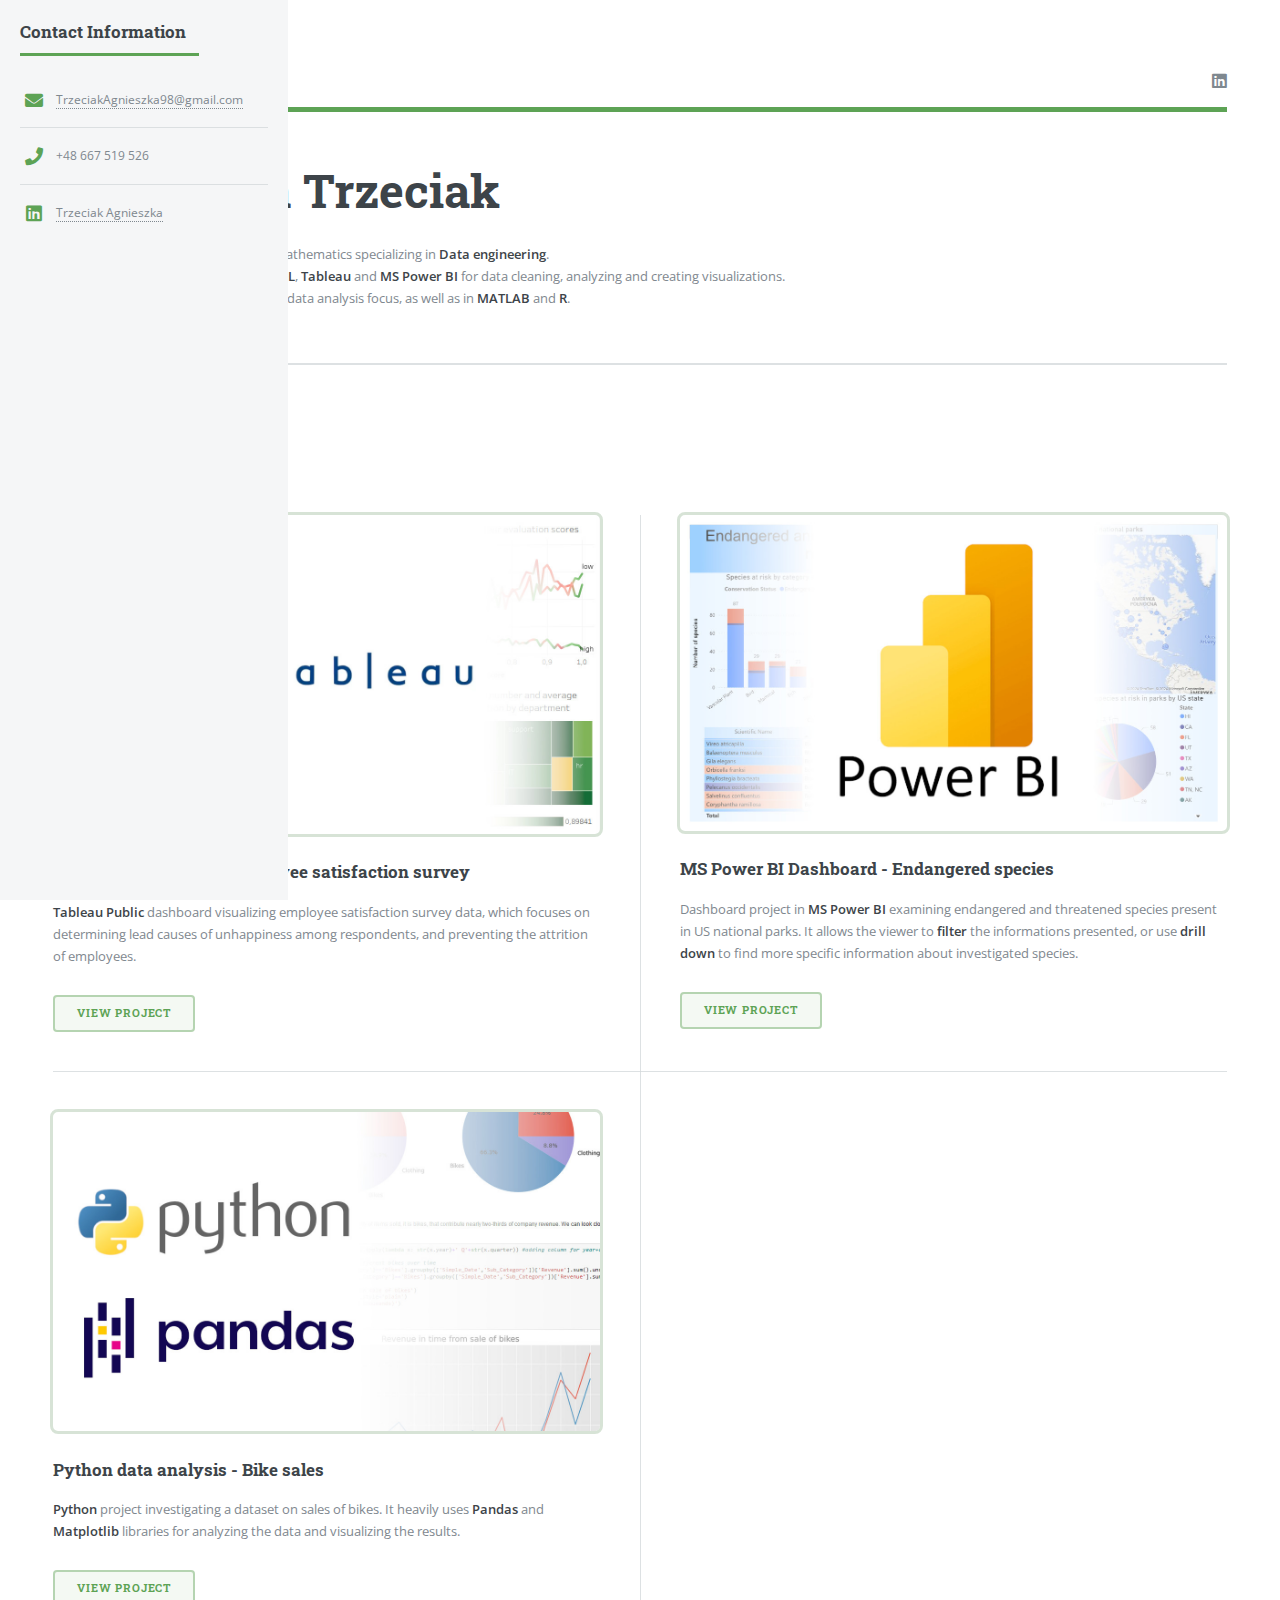
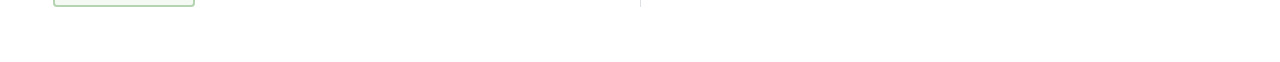
<file: index.html>
<!DOCTYPE HTML>
<!--
	Editorial by HTML5 UP
	html5up.net | @ajlkn
	Free for personal and commercial use under the CCA 3.0 license (html5up.net/license)
-->
<html>
	<head>
		<title>Agnieszka Trzeciak Portfolio</title>
		<meta charset="utf-8" />
		<meta name="viewport" content="width=device-width, initial-scale=1, user-scalable=no" />
		<link rel="stylesheet" href="assets/css/main.css" />
	</head>
	<body class="is-preload">

		<!-- Wrapper -->
			<div id="wrapper">

				<!-- Main -->
					<div id="main">
						<div class="inner">

							<!-- Header -->
								<header id="header">
									<a href="index.html" class="logo"><strong>Agnieszka Trzeciak</strong> Portfolio</a>
									<ul class="icons">
										<li><a href="https://www.linkedin.com/in/agnieszka-trzeciak-3058352b7" class="icon brands fa-linkedin"><span class="label">LinkedIn</span></a></li>
										<!--<li><a href="#" class="icon brands fa-github"><span class="label">GitHub</span></a></li>-->
									</ul>
								</header>

							<!-- Banner -->
								<section id="banner">
									<div class="content">
										<header>
											<h1>Agnieszka Trzeciak</h1>
											<!--p>Applied mathematics Master of Engineering, with specialization in Data Engineering</p-->
										</header>
										<ul>
											<li><strong>Master of Engineering</strong> in Applied mathematics specializing in <strong>Data engineering</strong>. </li>
											<li><strong>Data analyst</strong> using tools such as <strong>SQL</strong>, <strong>Tableau</strong> and <strong>MS Power BI</strong> for data cleaning, analyzing and creating visualizations.</li>
											<li>Programer in <strong>Python</strong> including with data analysis focus, as well as in <strong>MATLAB</strong> and <strong>R</strong>.</li>
										</ul>
									</div>
								</section>

							<!-- Section -->
								<section>
									<header class="major">
										<h2>Portfolio Projects</h2>
									</header>
									<div class="posts">
										<article>
											<a href="https://public.tableau.com/app/profile/agnieszka.trzeciak/viz/Book1_17163181039400/Dashboard1" class="image"><img src="images/tableau.jpg" alt="" /></a>
											<h3>Tableau Dashboard - Employee satisfaction survey</h3>
											<p><strong>Tableau Public</strong> dashboard visualizing employee satisfaction survey data, which focuses on determining lead causes of unhappiness among respondents, and preventing the attrition of employees.</p>
											<ul class="actions">
												<li><a href="https://public.tableau.com/app/profile/agnieszka.trzeciak/viz/Book1_17163181039400/Dashboard1" class="button">View project</a></li>
											</ul>
										</article>
										<article>
											<a href="/AgnieszkaTrzeciak_Portfolio.github.io/power_bi.html" class="image"><img src="images/powerbi.jpg" alt="" /></a>
											<h3>MS Power BI Dashboard - Endangered species</h3>
											<p>Dashboard project in <strong>MS Power BI</strong> examining endangered and&nbsp;threatened species present in US national parks. It allows the&nbsp;viewer to&nbsp;<strong>filter</strong> the&nbsp;informations presented, or use <strong>drill down</strong> to&nbsp;find&nbsp;more specific information about investigated species.</p>
											<ul class="actions">
												<li><a href="/AgnieszkaTrzeciak_Portfolio.github.io/power_bi.html" class="button">View project</a></li>
											</ul>
										</article>
										<article>
											<a href="https://github.com/Agnieszka-Trzeciak/Portfolio_Projects/blob/main/Bike_Sales.ipynb" class="image"><img src="images/pandas.jpg" alt="" /></a>
											<h3>Python data analysis - Bike sales</h3>
											<p><strong>Python</strong> project investigating a dataset on sales of bikes. It heavily uses <strong>Pandas</strong> and <strong>Matplotlib</strong> libraries for analyzing the data and visualizing the results.</p>
											<ul class="actions">
												<li><a href="https://github.com/Agnieszka-Trzeciak/Portfolio_Projects/blob/main/Bike_Sales.ipynb" class="button">View project</a></li>
											</ul>
										</article>
										<article>
											<!--<a href="#" class="image"><img src="images/FILE.jpg" alt="" /></a>
											<h3>Sed etiam facilis</h3>
											<p>Aenean ornare velit lacus, ac varius enim lorem ullamcorper dolore. Proin aliquam facilisis ante interdum. Sed nulla amet lorem feugiat tempus aliquam.</p>
											<ul class="actions">
												<li><a href="#" class="button">View project</a></li>
											</ul>-->
										</article>

									</div>
								</section>

						</div>
					</div>

				<!-- Sidebar -->
					<div id="sidebar">
						<div class="inner">


							<!-- Menu 
								<nav id="menu">
									<header class="major">
										<h2>Menu</h2>
									</header>
									<ul>
										<li><a href="index.html">Homepage</a></li>
										<li><a href="generic.html">Generic</a></li>
										<li><a href="elements.html">Elements</a></li>
										<li>
											<span class="opener">Submenu</span>
											<ul>
												<li><a href="#">Lorem Dolor</a></li>
												<li><a href="#">Ipsum Adipiscing</a></li>
												<li><a href="#">Tempus Magna</a></li>
												<li><a href="#">Feugiat Veroeros</a></li>
											</ul>
										</li>
										<li><a href="#">Etiam Dolore</a></li>
										<li><a href="#">Adipiscing</a></li>
										<li>
											<span class="opener">Another Submenu</span>
											<ul>
												<li><a href="#">Lorem Dolor</a></li>
												<li><a href="#">Ipsum Adipiscing</a></li>
												<li><a href="#">Tempus Magna</a></li>
												<li><a href="#">Feugiat Veroeros</a></li>
											</ul>
										</li>
										<li><a href="#">Maximus Erat</a></li>
										<li><a href="#">Sapien Mauris</a></li>
										<li><a href="#">Amet Lacinia</a></li>
									</ul>
								</nav> -->

							
							<!-- Section -->
								<section>
									<header class="major">
										<h2>Contact Information</h2>
									</header>
									
									<ul class="contact">
										<li class="icon solid fa-envelope"><a href="mailto:TrzeciakAgnieszka98@gmail.com">TrzeciakAgnieszka98@gmail.com</a></li>
										<li class="icon solid fa-phone">+48 667 519 526</li>
										<li class="icon brands fa-linkedin"><a href="https://www.linkedin.com/in/agnieszka-trzeciak-3058352b7">Trzeciak Agnieszka</a>	</li>
										<!--<li class="icon solid fa-home">1234 Somewhere Road #8254<br /> 
										Nashville, TN 00000-0000</li>-->
									</ul>
								</section>

							<!-- Footer 
								<footer id="footer">
									<p class="copyright">&copy; Untitled. All rights reserved. Demo Images: <a href="https://unsplash.com">Unsplash</a>. Design: <a href="https://html5up.net">HTML5 UP</a>.</p>
								</footer>-->

						</div>
					</div>

			</div>

		<!-- Scripts -->
			<script src="assets/js/jquery.min.js"></script>
			<script src="assets/js/browser.min.js"></script>
			<script src="assets/js/breakpoints.min.js"></script>
			<script src="assets/js/util.js"></script>
			<script src="assets/js/main.js"></script>

	</body>
</html>
</file>
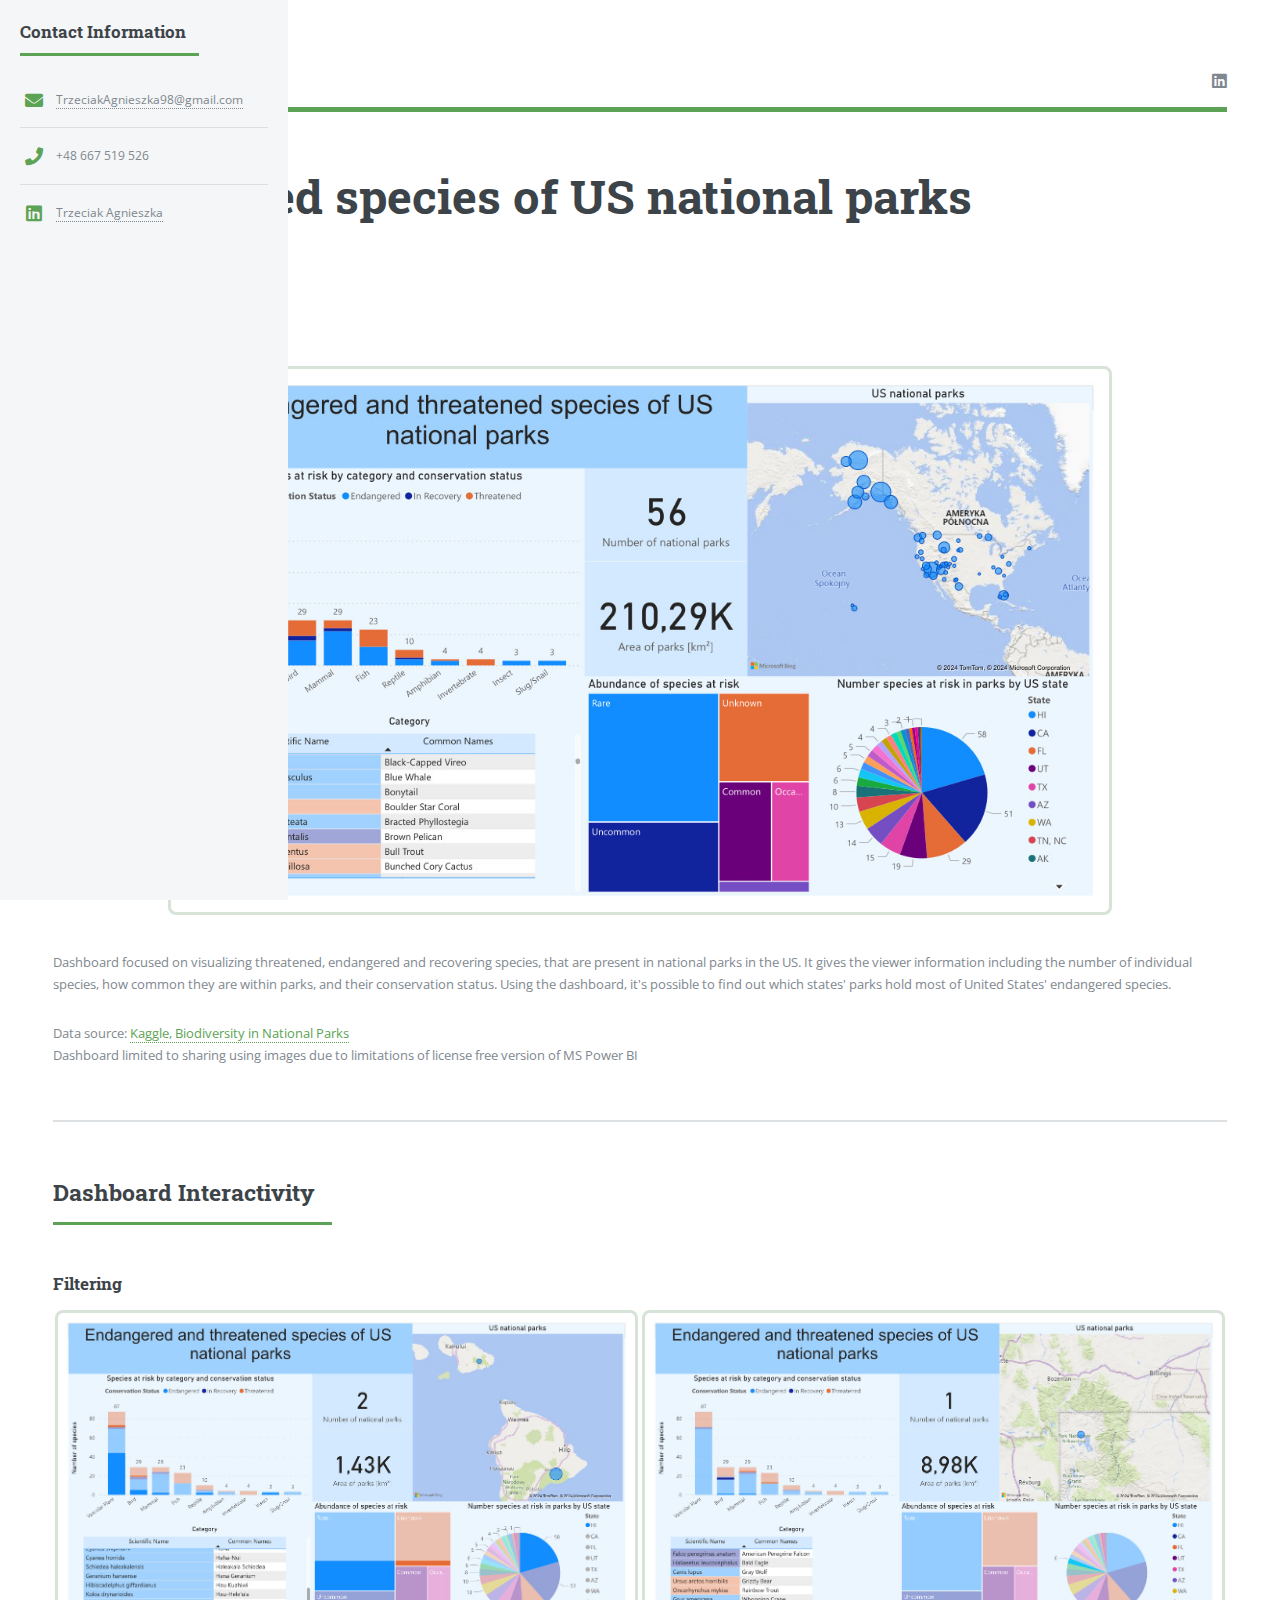
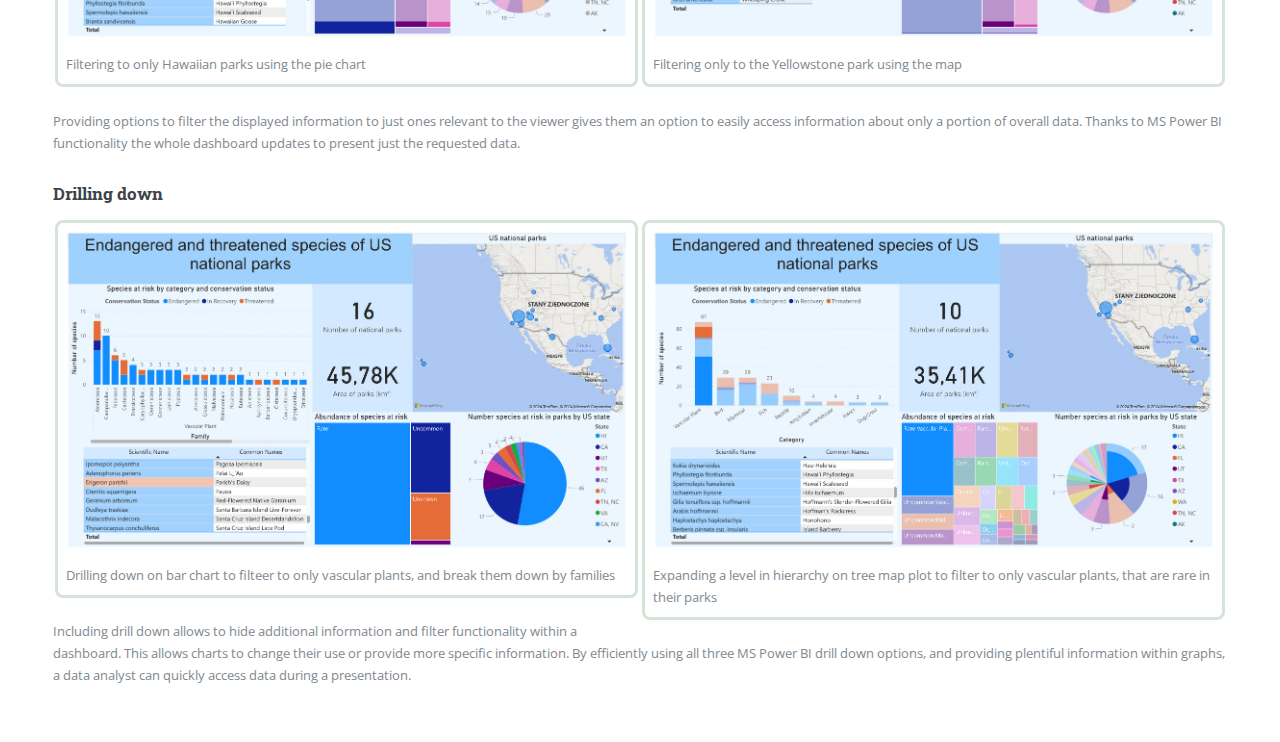
<file: power_bi.html>
<!DOCTYPE HTML>
<!--
	Editorial by HTML5 UP
	html5up.net | @ajlkn
	Free for personal and commercial use under the CCA 3.0 license (html5up.net/license)
-->
<html>
	<head>
		<title>Power BI - Endangered species</title>
		<meta charset="utf-8" />
		<meta name="viewport" content="width=device-width, initial-scale=1, user-scalable=no" />
		<link rel="stylesheet" href="assets/css/main.css" />
	</head>
	<body class="is-preload">

		<!-- Wrapper -->
			<div id="wrapper">

				<!-- Main -->
					<div id="main">
						<div class="inner">

							<!-- Header -->
							<header id="header">
								<a href="index.html" class="logo"><strong>Agnieszka Trzeciak</strong> Portfolio</a>
								<ul class="icons">
									<li><a href="https://www.linkedin.com/in/agnieszka-trzeciak-3058352b7" class="icon brands fa-linkedin"><span class="label">LinkedIn</span></a></li>
									<!--<li><a href="#" class="icon brands fa-github"><span class="label">GitHub</span></a></li>-->
								</ul>
							</header>

							<!-- Content -->
								<section>
									<header class="main">
										<h1>Endangered species of US national parks</h1>
									</header>

									<header class="major">
										<h2>Project Overwiev</h2>
									</header>

									<span class="image main"><img src="images/power_bi/parks.jpg" alt="" /></span>

									<p>Dashboard focused on visualizing threatened, endangered and recovering species, that are present in national parks in the US. It gives the viewer information including the	number of individual species, how common they are within parks, and their conservation status. Using the dashboard, it's possible to find out which states' parks hold most of United States' endangered species.</p>
									<p>Data source: <a href="https://www.kaggle.com/datasets/nationalparkservice/park-biodiversity">Kaggle, Biodiversity in National Parks</a><br>
									Dashboard limited to sharing using images due to limitations of license free version of MS Power BI</p>
								</section>

								<section>
									<header class="major">
										<h2>Dashboard Interactivity</h2>
									</header>
									<header>
										<h3>Filtering</h3>
									</header>

								<div style="width: 100%;">
									<div style="float:left; width: 50%">
										<figure style="padding-left:5px;padding-right:5px;">
											<span class="image fit"><img src="images/power_bi/parks_filter.jpg" alt="" />
											<figcaption style="padding: 8px;">Filtering to only Hawaiian parks using the pie chart</figcaption></span>
										</figure>
																											
								</div>
									<div style="float:right; width: 50%">
										<figure style="padding-left:5px;padding-right:5px;">
											<span class="image fit"><img src="images/power_bi/parks_yellowstone.jpg" alt="" />
											<figcaption style="padding: 8px;">Filtering only to the Yellowstone park using the map</figcaption></span>
										</figure>
									</div>
								 </div>

								<p>Providing options to filter the displayed information to just ones relevant to the viewer gives them an option to easily access information about only a portion of overall data. Thanks to MS Power BI functionality the whole dashboard updates to present just the requested data.</p>

								<header>
									<h3>Drilling down</h3>
								</header>
								<div style="width: 100%;">
									<div style="float:left; width: 50%">
										<figure style="padding-left:5px;padding-right:5px;">
											<span class="image fit"><img src="images/power_bi/parks_drilldown.jpg" alt="" />
											<figcaption style="padding: 8px;">Drilling down on bar chart to filteer to only vascular plants, and break them down by families</figcaption></span>
										</figure>
																											
								</div>
									<div style="float:right; width: 50%">
										<figure style="padding-left:5px;padding-right:5px;">
											<span class="image fit"><img src="images/power_bi/parks_rareplants.jpg" alt="" />
											<figcaption style="padding: 8px;">Expanding a level in hierarchy on tree map plot to filter to only vascular plants, that are rare in their parks</figcaption></span>
										</figure>
									</div>
								 </div>

								 <p>Including drill down allows to hide additional information and filter functionality within a dashboard. This allows charts to change their use or provide more specific information.
									By efficiently using all three MS Power BI drill down options, and providing plentiful information within graphs, a data analyst can&nbsp;quickly access data during a presentation.
								 </p> 
								 </section>

								
								
						</div>
					</div>

				<!-- Sidebar -->
					<div id="sidebar">
						<div class="inner">

							<!-- Search 
								<section id="search" class="alt">
									<form method="post" action="#">
										<input type="text" name="query" id="query" placeholder="Search" />
									</form>
								</section>

							 Menu 
								<nav id="menu">
									<header class="major">
										<h2>Menu</h2>
									</header>
									<ul>
										<li><a href="index.html">Homepage</a></li>
										<li><a href="generic.html">Generic</a></li>
										<li><a href="elements.html">Elements</a></li>
										<li>
											<span class="opener">Submenu</span>
											<ul>
												<li><a href="#">Lorem Dolor</a></li>
												<li><a href="#">Ipsum Adipiscing</a></li>
												<li><a href="#">Tempus Magna</a></li>
												<li><a href="#">Feugiat Veroeros</a></li>
											</ul>
										</li>
										<li><a href="#">Etiam Dolore</a></li>
										<li><a href="#">Adipiscing</a></li>
										<li>
											<span class="opener">Another Submenu</span>
											<ul>
												<li><a href="#">Lorem Dolor</a></li>
												<li><a href="#">Ipsum Adipiscing</a></li>
												<li><a href="#">Tempus Magna</a></li>
												<li><a href="#">Feugiat Veroeros</a></li>
											</ul>
										</li>
										<li><a href="#">Maximus Erat</a></li>
										<li><a href="#">Sapien Mauris</a></li>
										<li><a href="#">Amet Lacinia</a></li>
									</ul>
								</nav>

							
								<section>
									<header class="major">
										<h2>Ante interdum</h2>
									</header>
									<div class="mini-posts">
										<article>
											<a href="#" class="image"><img src="images/pic07.jpg" alt="" /></a>
											<p>Aenean ornare velit lacus, ac varius enim lorem ullamcorper dolore aliquam.</p>
										</article>
										<article>
											<a href="#" class="image"><img src="images/pic08.jpg" alt="" /></a>
											<p>Aenean ornare velit lacus, ac varius enim lorem ullamcorper dolore aliquam.</p>
										</article>
										<article>
											<a href="#" class="image"><img src="images/pic09.jpg" alt="" /></a>
											<p>Aenean ornare velit lacus, ac varius enim lorem ullamcorper dolore aliquam.</p>
										</article>
									</div>
									<ul class="actions">
										<li><a href="#" class="button">More</a></li>
									</ul>
								</section>-->

							<!-- Section -->
							<section>
								<header class="major">
									<h2>Contact Information</h2>
								</header>
								
								<ul class="contact">
									<li class="icon solid fa-envelope"><a href="mailto:TrzeciakAgnieszka98@gmail.com">TrzeciakAgnieszka98@gmail.com</a></li>
									<li class="icon solid fa-phone">+48 667 519 526</li>
									<li class="icon brands fa-linkedin"><a href="https://www.linkedin.com/in/agnieszka-trzeciak-3058352b7">Trzeciak Agnieszka</a>	</li>
									<!--<li class="icon solid fa-home">1234 Somewhere Road #8254<br /> 
									Nashville, TN 00000-0000</li>-->
								</ul>
							</section>

							<!-- Footer 
								<footer id="footer">
									<p class="copyright">&copy; Untitled. All rights reserved. Demo Images: <a href="https://unsplash.com">Unsplash</a>. Design: <a href="https://html5up.net">HTML5 UP</a>.</p>
								</footer>-->

						</div>
					</div>

			</div>

		<!-- Scripts -->
			<script src="assets/js/jquery.min.js"></script>
			<script src="assets/js/browser.min.js"></script>
			<script src="assets/js/breakpoints.min.js"></script>
			<script src="assets/js/util.js"></script>
			<script src="assets/js/main.js"></script>

	</body>
</html>
</file>
<file: assets/css/main.css>
@import url(fontawesome-all.min.css);
@import url("https://fonts.googleapis.com/css?family=Open+Sans:400,600,400italic,600italic|Roboto+Slab:400,700");
/*
	Editorial by HTML5 UP
	html5up.net | @ajlkn
	Free for personal and commercial use under the CCA 3.0 license (html5up.net/license)
*/
html, body, div, span, applet, object,
iframe, h1, h2, h3, h4, h5, h6, p, blockquote,
pre, a, abbr, acronym, address, big, cite,
code, del, dfn, em, img, ins, kbd, q, s, samp,
small, strike, strong, sub, sup, tt, var, b,
u, i, center, dl, dt, dd, ol, ul, li, fieldset,
form, label, legend, table, caption, tbody,
tfoot, thead, tr, th, td, article, aside,
canvas, details, embed, figure, figcaption,
footer, header, hgroup, menu, nav, output, ruby,
section, summary, time, mark, audio, video {
  margin: 0;
  padding: 0;
  border: 0;
  font-size: 100%;
  font: inherit;
  vertical-align: baseline; }

article, aside, details, figcaption, figure,
footer, header, hgroup, menu, nav, section {
  display: block; }

body {
  line-height: 1; }

ol, ul {
  list-style: none; }

blockquote, q {
  quotes: none; }
  blockquote:before, blockquote:after, q:before, q:after {
    content: '';
    content: none; }

table {
  border-collapse: collapse;
  border-spacing: 0; }

body {
  -webkit-text-size-adjust: none; }

mark {
  background-color: transparent;
  color: inherit; }

input::-moz-focus-inner {
  border: 0;
  padding: 0; }

input, select, textarea {
  -moz-appearance: none;
  -webkit-appearance: none;
  -ms-appearance: none;
  appearance: none; }

/* Basic */
@-ms-viewport {
  width: device-width; }

body {
  -ms-overflow-style: scrollbar; }

@media screen and (max-width: 480px) {
  html, body {
    min-width: 320px; } }

html {
  box-sizing: border-box; }

*, *:before, *:after {
  box-sizing: inherit; }

body {
  background: #ffffff; }
  body.is-preload *, body.is-preload *:before, body.is-preload *:after, body.is-resizing *, body.is-resizing *:before, body.is-resizing *:after {
    -moz-animation: none !important;
    -webkit-animation: none !important;
    -ms-animation: none !important;
    animation: none !important;
    -moz-transition: none !important;
    -webkit-transition: none !important;
    -ms-transition: none !important;
    transition: none !important; }

/* Type */
body, input, select, textarea {
  color: #7f888f;
  font-family: "Open Sans", sans-serif;
  font-size: 13pt;
  font-weight: 400;
  line-height: 1.65; }
  @media screen and (max-width: 1680px) {
    body, input, select, textarea {
      font-size: 11pt; } }
  @media screen and (max-width: 1280px) {
    body, input, select, textarea {
      font-size: 10pt; } }
  @media screen and (max-width: 360px) {
    body, input, select, textarea {
      font-size: 9pt; } }

a {
  -moz-transition: color 0.2s ease-in-out, border-bottom-color 0.2s ease-in-out;
  -webkit-transition: color 0.2s ease-in-out, border-bottom-color 0.2s ease-in-out;
  -ms-transition: color 0.2s ease-in-out, border-bottom-color 0.2s ease-in-out;
  transition: color 0.2s ease-in-out, border-bottom-color 0.2s ease-in-out;
  border-bottom: dotted 1px;
  color: #5da355;
  text-decoration: none; }
  a:hover {
    border-bottom-color: #5da355;
    color: #5da355 !important; }
    a:hover strong {
      color: inherit; }

strong, b {
  color: #3d4449;
  font-weight: 600; }

em, i {
  font-style: italic; }

p {
  margin: 0 0 2em 0; }

h1, h2, h3, h4, h5, h6 {
  color: #3d4449;
  font-family: "Roboto Slab", serif;
  font-weight: 700;
  line-height: 1.5;
  margin: 0 0 1em 0; }
  h1 a, h2 a, h3 a, h4 a, h5 a, h6 a {
    color: inherit;
    text-decoration: none;
    border-bottom: 0; }

h1 {
  font-size: 4em;
  margin: 0 0 0.5em 0;
  line-height: 1.3; }

h2 {
  font-size: 1.75em; }

h3 {
  font-size: 1.25em; }

h4 {
  font-size: 1.1em; }

h5 {
  font-size: 0.9em; }

h6 {
  font-size: 0.7em; }

@media screen and (max-width: 1680px) {
  h1 {
    font-size: 3.5em; } }

@media screen and (max-width: 980px) {
  h1 {
    font-size: 3.25em; } }

@media screen and (max-width: 736px) {
  h1 {
    font-size: 2em;
    line-height: 1.4; }
  h2 {
    font-size: 1.5em; } }

sub {
  font-size: 0.8em;
  position: relative;
  top: 0.5em; }

sup {
  font-size: 0.8em;
  position: relative;
  top: -0.5em; }

blockquote {
  border-left: solid 3px rgba(210, 215, 217, 0.75);
  font-style: italic;
  margin: 0 0 2em 0;
  padding: 0.5em 0 0.5em 2em; }

code {
  background: rgba(230, 235, 237, 0.25);
  border-radius: 0.375em;
  border: solid 1px rgba(210, 215, 217, 0.75);
  font-family: "Courier New", monospace;
  font-size: 0.9em;
  margin: 0 0.25em;
  padding: 0.25em 0.65em; }

pre {
  -webkit-overflow-scrolling: touch;
  font-family: "Courier New", monospace;
  font-size: 0.9em;
  margin: 0 0 2em 0; }
  pre code {
    display: block;
    line-height: 1.75;
    padding: 1em 1.5em;
    overflow-x: auto; }

hr {
  border: 0;
  border-bottom: solid 1px rgba(210, 215, 217, 0.75);
  margin: 2em 0; }
  hr.major {
    margin: 3em 0; }

.align-left {
  text-align: left; }

.align-center {
  text-align: center; }

.align-right {
  text-align: right; }

/* Row */
.row {
  display: flex;
  flex-wrap: wrap;
  box-sizing: border-box;
  align-items: stretch; }
  .row > * {
    box-sizing: border-box; }
  .row.gtr-uniform > * > :last-child {
    margin-bottom: 0; }
  .row.aln-left {
    justify-content: flex-start; }
  .row.aln-center {
    justify-content: center; }
  .row.aln-right {
    justify-content: flex-end; }
  .row.aln-top {
    align-items: flex-start; }
  .row.aln-middle {
    align-items: center; }
  .row.aln-bottom {
    align-items: flex-end; }
  .row > .imp {
    order: -1; }
  .row > .col-1 {
    width: 8.33333%; }
  .row > .off-1 {
    margin-left: 8.33333%; }
  .row > .col-2 {
    width: 16.66667%; }
  .row > .off-2 {
    margin-left: 16.66667%; }
  .row > .col-3 {
    width: 25%; }
  .row > .off-3 {
    margin-left: 25%; }
  .row > .col-4 {
    width: 33.33333%; }
  .row > .off-4 {
    margin-left: 33.33333%; }
  .row > .col-5 {
    width: 41.66667%; }
  .row > .off-5 {
    margin-left: 41.66667%; }
  .row > .col-6 {
    width: 50%; }
  .row > .off-6 {
    margin-left: 50%; }
  .row > .col-7 {
    width: 58.33333%; }
  .row > .off-7 {
    margin-left: 58.33333%; }
  .row > .col-8 {
    width: 66.66667%; }
  .row > .off-8 {
    margin-left: 66.66667%; }
  .row > .col-9 {
    width: 75%; }
  .row > .off-9 {
    margin-left: 75%; }
  .row > .col-10 {
    width: 83.33333%; }
  .row > .off-10 {
    margin-left: 83.33333%; }
  .row > .col-11 {
    width: 91.66667%; }
  .row > .off-11 {
    margin-left: 91.66667%; }
  .row > .col-12 {
    width: 100%; }
  .row > .off-12 {
    margin-left: 100%; }
  .row.gtr-0 {
    margin-top: 0;
    margin-left: 0em; }
    .row.gtr-0 > * {
      padding: 0 0 0 0em; }
    .row.gtr-0.gtr-uniform {
      margin-top: 0em; }
      .row.gtr-0.gtr-uniform > * {
        padding-top: 0em; }
  .row.gtr-25 {
    margin-top: 0;
    margin-left: -0.375em; }
    .row.gtr-25 > * {
      padding: 0 0 0 0.375em; }
    .row.gtr-25.gtr-uniform {
      margin-top: -0.375em; }
      .row.gtr-25.gtr-uniform > * {
        padding-top: 0.375em; }
  .row.gtr-50 {
    margin-top: 0;
    margin-left: -0.75em; }
    .row.gtr-50 > * {
      padding: 0 0 0 0.75em; }
    .row.gtr-50.gtr-uniform {
      margin-top: -0.75em; }
      .row.gtr-50.gtr-uniform > * {
        padding-top: 0.75em; }
  .row {
    margin-top: 0;
    margin-left: -1.5em; }
    .row > * {
      padding: 0 0 0 1.5em; }
    .row.gtr-uniform {
      margin-top: -1.5em; }
      .row.gtr-uniform > * {
        padding-top: 1.5em; }
  .row.gtr-150 {
    margin-top: 0;
    margin-left: -2.25em; }
    .row.gtr-150 > * {
      padding: 0 0 0 2.25em; }
    .row.gtr-150.gtr-uniform {
      margin-top: -2.25em; }
      .row.gtr-150.gtr-uniform > * {
        padding-top: 2.25em; }
  .row.gtr-200 {
    margin-top: 0;
    margin-left: -3em; }
    .row.gtr-200 > * {
      padding: 0 0 0 3em; }
    .row.gtr-200.gtr-uniform {
      margin-top: -3em; }
      .row.gtr-200.gtr-uniform > * {
        padding-top: 3em; }
  @media screen and (max-width: 1680px) {
    .row {
      display: flex;
      flex-wrap: wrap;
      box-sizing: border-box;
      align-items: stretch; }
      .row > * {
        box-sizing: border-box; }
      .row.gtr-uniform > * > :last-child {
        margin-bottom: 0; }
      .row.aln-left {
        justify-content: flex-start; }
      .row.aln-center {
        justify-content: center; }
      .row.aln-right {
        justify-content: flex-end; }
      .row.aln-top {
        align-items: flex-start; }
      .row.aln-middle {
        align-items: center; }
      .row.aln-bottom {
        align-items: flex-end; }
      .row > .imp-xlarge {
        order: -1; }
      .row > .col-1-xlarge {
        width: 8.33333%; }
      .row > .off-1-xlarge {
        margin-left: 8.33333%; }
      .row > .col-2-xlarge {
        width: 16.66667%; }
      .row > .off-2-xlarge {
        margin-left: 16.66667%; }
      .row > .col-3-xlarge {
        width: 25%; }
      .row > .off-3-xlarge {
        margin-left: 25%; }
      .row > .col-4-xlarge {
        width: 33.33333%; }
      .row > .off-4-xlarge {
        margin-left: 33.33333%; }
      .row > .col-5-xlarge {
        width: 41.66667%; }
      .row > .off-5-xlarge {
        margin-left: 41.66667%; }
      .row > .col-6-xlarge {
        width: 50%; }
      .row > .off-6-xlarge {
        margin-left: 50%; }
      .row > .col-7-xlarge {
        width: 58.33333%; }
      .row > .off-7-xlarge {
        margin-left: 58.33333%; }
      .row > .col-8-xlarge {
        width: 66.66667%; }
      .row > .off-8-xlarge {
        margin-left: 66.66667%; }
      .row > .col-9-xlarge {
        width: 75%; }
      .row > .off-9-xlarge {
        margin-left: 75%; }
      .row > .col-10-xlarge {
        width: 83.33333%; }
      .row > .off-10-xlarge {
        margin-left: 83.33333%; }
      .row > .col-11-xlarge {
        width: 91.66667%; }
      .row > .off-11-xlarge {
        margin-left: 91.66667%; }
      .row > .col-12-xlarge {
        width: 100%; }
      .row > .off-12-xlarge {
        margin-left: 100%; }
      .row.gtr-0 {
        margin-top: 0;
        margin-left: 0em; }
        .row.gtr-0 > * {
          padding: 0 0 0 0em; }
        .row.gtr-0.gtr-uniform {
          margin-top: 0em; }
          .row.gtr-0.gtr-uniform > * {
            padding-top: 0em; }
      .row.gtr-25 {
        margin-top: 0;
        margin-left: -0.375em; }
        .row.gtr-25 > * {
          padding: 0 0 0 0.375em; }
        .row.gtr-25.gtr-uniform {
          margin-top: -0.375em; }
          .row.gtr-25.gtr-uniform > * {
            padding-top: 0.375em; }
      .row.gtr-50 {
        margin-top: 0;
        margin-left: -0.75em; }
        .row.gtr-50 > * {
          padding: 0 0 0 0.75em; }
        .row.gtr-50.gtr-uniform {
          margin-top: -0.75em; }
          .row.gtr-50.gtr-uniform > * {
            padding-top: 0.75em; }
      .row {
        margin-top: 0;
        margin-left: -1.5em; }
        .row > * {
          padding: 0 0 0 1.5em; }
        .row.gtr-uniform {
          margin-top: -1.5em; }
          .row.gtr-uniform > * {
            padding-top: 1.5em; }
      .row.gtr-150 {
        margin-top: 0;
        margin-left: -2.25em; }
        .row.gtr-150 > * {
          padding: 0 0 0 2.25em; }
        .row.gtr-150.gtr-uniform {
          margin-top: -2.25em; }
          .row.gtr-150.gtr-uniform > * {
            padding-top: 2.25em; }
      .row.gtr-200 {
        margin-top: 0;
        margin-left: -3em; }
        .row.gtr-200 > * {
          padding: 0 0 0 3em; }
        .row.gtr-200.gtr-uniform {
          margin-top: -3em; }
          .row.gtr-200.gtr-uniform > * {
            padding-top: 3em; } }
  @media screen and (max-width: 1280px) {
    .row {
      display: flex;
      flex-wrap: wrap;
      box-sizing: border-box;
      align-items: stretch; }
      .row > * {
        box-sizing: border-box; }
      .row.gtr-uniform > * > :last-child {
        margin-bottom: 0; }
      .row.aln-left {
        justify-content: flex-start; }
      .row.aln-center {
        justify-content: center; }
      .row.aln-right {
        justify-content: flex-end; }
      .row.aln-top {
        align-items: flex-start; }
      .row.aln-middle {
        align-items: center; }
      .row.aln-bottom {
        align-items: flex-end; }
      .row > .imp-large {
        order: -1; }
      .row > .col-1-large {
        width: 8.33333%; }
      .row > .off-1-large {
        margin-left: 8.33333%; }
      .row > .col-2-large {
        width: 16.66667%; }
      .row > .off-2-large {
        margin-left: 16.66667%; }
      .row > .col-3-large {
        width: 25%; }
      .row > .off-3-large {
        margin-left: 25%; }
      .row > .col-4-large {
        width: 33.33333%; }
      .row > .off-4-large {
        margin-left: 33.33333%; }
      .row > .col-5-large {
        width: 41.66667%; }
      .row > .off-5-large {
        margin-left: 41.66667%; }
      .row > .col-6-large {
        width: 50%; }
      .row > .off-6-large {
        margin-left: 50%; }
      .row > .col-7-large {
        width: 58.33333%; }
      .row > .off-7-large {
        margin-left: 58.33333%; }
      .row > .col-8-large {
        width: 66.66667%; }
      .row > .off-8-large {
        margin-left: 66.66667%; }
      .row > .col-9-large {
        width: 75%; }
      .row > .off-9-large {
        margin-left: 75%; }
      .row > .col-10-large {
        width: 83.33333%; }
      .row > .off-10-large {
        margin-left: 83.33333%; }
      .row > .col-11-large {
        width: 91.66667%; }
      .row > .off-11-large {
        margin-left: 91.66667%; }
      .row > .col-12-large {
        width: 100%; }
      .row > .off-12-large {
        margin-left: 100%; }
      .row.gtr-0 {
        margin-top: 0;
        margin-left: 0em; }
        .row.gtr-0 > * {
          padding: 0 0 0 0em; }
        .row.gtr-0.gtr-uniform {
          margin-top: 0em; }
          .row.gtr-0.gtr-uniform > * {
            padding-top: 0em; }
      .row.gtr-25 {
        margin-top: 0;
        margin-left: -0.375em; }
        .row.gtr-25 > * {
          padding: 0 0 0 0.375em; }
        .row.gtr-25.gtr-uniform {
          margin-top: -0.375em; }
          .row.gtr-25.gtr-uniform > * {
            padding-top: 0.375em; }
      .row.gtr-50 {
        margin-top: 0;
        margin-left: -0.75em; }
        .row.gtr-50 > * {
          padding: 0 0 0 0.75em; }
        .row.gtr-50.gtr-uniform {
          margin-top: -0.75em; }
          .row.gtr-50.gtr-uniform > * {
            padding-top: 0.75em; }
      .row {
        margin-top: 0;
        margin-left: -1.5em; }
        .row > * {
          padding: 0 0 0 1.5em; }
        .row.gtr-uniform {
          margin-top: -1.5em; }
          .row.gtr-uniform > * {
            padding-top: 1.5em; }
      .row.gtr-150 {
        margin-top: 0;
        margin-left: -2.25em; }
        .row.gtr-150 > * {
          padding: 0 0 0 2.25em; }
        .row.gtr-150.gtr-uniform {
          margin-top: -2.25em; }
          .row.gtr-150.gtr-uniform > * {
            padding-top: 2.25em; }
      .row.gtr-200 {
        margin-top: 0;
        margin-left: -3em; }
        .row.gtr-200 > * {
          padding: 0 0 0 3em; }
        .row.gtr-200.gtr-uniform {
          margin-top: -3em; }
          .row.gtr-200.gtr-uniform > * {
            padding-top: 3em; } }
  @media screen and (max-width: 980px) {
    .row {
      display: flex;
      flex-wrap: wrap;
      box-sizing: border-box;
      align-items: stretch; }
      .row > * {
        box-sizing: border-box; }
      .row.gtr-uniform > * > :last-child {
        margin-bottom: 0; }
      .row.aln-left {
        justify-content: flex-start; }
      .row.aln-center {
        justify-content: center; }
      .row.aln-right {
        justify-content: flex-end; }
      .row.aln-top {
        align-items: flex-start; }
      .row.aln-middle {
        align-items: center; }
      .row.aln-bottom {
        align-items: flex-end; }
      .row > .imp-medium {
        order: -1; }
      .row > .col-1-medium {
        width: 8.33333%; }
      .row > .off-1-medium {
        margin-left: 8.33333%; }
      .row > .col-2-medium {
        width: 16.66667%; }
      .row > .off-2-medium {
        margin-left: 16.66667%; }
      .row > .col-3-medium {
        width: 25%; }
      .row > .off-3-medium {
        margin-left: 25%; }
      .row > .col-4-medium {
        width: 33.33333%; }
      .row > .off-4-medium {
        margin-left: 33.33333%; }
      .row > .col-5-medium {
        width: 41.66667%; }
      .row > .off-5-medium {
        margin-left: 41.66667%; }
      .row > .col-6-medium {
        width: 50%; }
      .row > .off-6-medium {
        margin-left: 50%; }
      .row > .col-7-medium {
        width: 58.33333%; }
      .row > .off-7-medium {
        margin-left: 58.33333%; }
      .row > .col-8-medium {
        width: 66.66667%; }
      .row > .off-8-medium {
        margin-left: 66.66667%; }
      .row > .col-9-medium {
        width: 75%; }
      .row > .off-9-medium {
        margin-left: 75%; }
      .row > .col-10-medium {
        width: 83.33333%; }
      .row > .off-10-medium {
        margin-left: 83.33333%; }
      .row > .col-11-medium {
        width: 91.66667%; }
      .row > .off-11-medium {
        margin-left: 91.66667%; }
      .row > .col-12-medium {
        width: 100%; }
      .row > .off-12-medium {
        margin-left: 100%; }
      .row.gtr-0 {
        margin-top: 0;
        margin-left: 0em; }
        .row.gtr-0 > * {
          padding: 0 0 0 0em; }
        .row.gtr-0.gtr-uniform {
          margin-top: 0em; }
          .row.gtr-0.gtr-uniform > * {
            padding-top: 0em; }
      .row.gtr-25 {
        margin-top: 0;
        margin-left: -0.375em; }
        .row.gtr-25 > * {
          padding: 0 0 0 0.375em; }
        .row.gtr-25.gtr-uniform {
          margin-top: -0.375em; }
          .row.gtr-25.gtr-uniform > * {
            padding-top: 0.375em; }
      .row.gtr-50 {
        margin-top: 0;
        margin-left: -0.75em; }
        .row.gtr-50 > * {
          padding: 0 0 0 0.75em; }
        .row.gtr-50.gtr-uniform {
          margin-top: -0.75em; }
          .row.gtr-50.gtr-uniform > * {
            padding-top: 0.75em; }
      .row {
        margin-top: 0;
        margin-left: -1.5em; }
        .row > * {
          padding: 0 0 0 1.5em; }
        .row.gtr-uniform {
          margin-top: -1.5em; }
          .row.gtr-uniform > * {
            padding-top: 1.5em; }
      .row.gtr-150 {
        margin-top: 0;
        margin-left: -2.25em; }
        .row.gtr-150 > * {
          padding: 0 0 0 2.25em; }
        .row.gtr-150.gtr-uniform {
          margin-top: -2.25em; }
          .row.gtr-150.gtr-uniform > * {
            padding-top: 2.25em; }
      .row.gtr-200 {
        margin-top: 0;
        margin-left: -3em; }
        .row.gtr-200 > * {
          padding: 0 0 0 3em; }
        .row.gtr-200.gtr-uniform {
          margin-top: -3em; }
          .row.gtr-200.gtr-uniform > * {
            padding-top: 3em; } }
  @media screen and (max-width: 736px) {
    .row {
      display: flex;
      flex-wrap: wrap;
      box-sizing: border-box;
      align-items: stretch; }
      .row > * {
        box-sizing: border-box; }
      .row.gtr-uniform > * > :last-child {
        margin-bottom: 0; }
      .row.aln-left {
        justify-content: flex-start; }
      .row.aln-center {
        justify-content: center; }
      .row.aln-right {
        justify-content: flex-end; }
      .row.aln-top {
        align-items: flex-start; }
      .row.aln-middle {
        align-items: center; }
      .row.aln-bottom {
        align-items: flex-end; }
      .row > .imp-small {
        order: -1; }
      .row > .col-1-small {
        width: 8.33333%; }
      .row > .off-1-small {
        margin-left: 8.33333%; }
      .row > .col-2-small {
        width: 16.66667%; }
      .row > .off-2-small {
        margin-left: 16.66667%; }
      .row > .col-3-small {
        width: 25%; }
      .row > .off-3-small {
        margin-left: 25%; }
      .row > .col-4-small {
        width: 33.33333%; }
      .row > .off-4-small {
        margin-left: 33.33333%; }
      .row > .col-5-small {
        width: 41.66667%; }
      .row > .off-5-small {
        margin-left: 41.66667%; }
      .row > .col-6-small {
        width: 50%; }
      .row > .off-6-small {
        margin-left: 50%; }
      .row > .col-7-small {
        width: 58.33333%; }
      .row > .off-7-small {
        margin-left: 58.33333%; }
      .row > .col-8-small {
        width: 66.66667%; }
      .row > .off-8-small {
        margin-left: 66.66667%; }
      .row > .col-9-small {
        width: 75%; }
      .row > .off-9-small {
        margin-left: 75%; }
      .row > .col-10-small {
        width: 83.33333%; }
      .row > .off-10-small {
        margin-left: 83.33333%; }
      .row > .col-11-small {
        width: 91.66667%; }
      .row > .off-11-small {
        margin-left: 91.66667%; }
      .row > .col-12-small {
        width: 100%; }
      .row > .off-12-small {
        margin-left: 100%; }
      .row.gtr-0 {
        margin-top: 0;
        margin-left: 0em; }
        .row.gtr-0 > * {
          padding: 0 0 0 0em; }
        .row.gtr-0.gtr-uniform {
          margin-top: 0em; }
          .row.gtr-0.gtr-uniform > * {
            padding-top: 0em; }
      .row.gtr-25 {
        margin-top: 0;
        margin-left: -0.375em; }
        .row.gtr-25 > * {
          padding: 0 0 0 0.375em; }
        .row.gtr-25.gtr-uniform {
          margin-top: -0.375em; }
          .row.gtr-25.gtr-uniform > * {
            padding-top: 0.375em; }
      .row.gtr-50 {
        margin-top: 0;
        margin-left: -0.75em; }
        .row.gtr-50 > * {
          padding: 0 0 0 0.75em; }
        .row.gtr-50.gtr-uniform {
          margin-top: -0.75em; }
          .row.gtr-50.gtr-uniform > * {
            padding-top: 0.75em; }
      .row {
        margin-top: 0;
        margin-left: -1.5em; }
        .row > * {
          padding: 0 0 0 1.5em; }
        .row.gtr-uniform {
          margin-top: -1.5em; }
          .row.gtr-uniform > * {
            padding-top: 1.5em; }
      .row.gtr-150 {
        margin-top: 0;
        margin-left: -2.25em; }
        .row.gtr-150 > * {
          padding: 0 0 0 2.25em; }
        .row.gtr-150.gtr-uniform {
          margin-top: -2.25em; }
          .row.gtr-150.gtr-uniform > * {
            padding-top: 2.25em; }
      .row.gtr-200 {
        margin-top: 0;
        margin-left: -3em; }
        .row.gtr-200 > * {
          padding: 0 0 0 3em; }
        .row.gtr-200.gtr-uniform {
          margin-top: -3em; }
          .row.gtr-200.gtr-uniform > * {
            padding-top: 3em; } }
  @media screen and (max-width: 480px) {
    .row {
      display: flex;
      flex-wrap: wrap;
      box-sizing: border-box;
      align-items: stretch; }
      .row > * {
        box-sizing: border-box; }
      .row.gtr-uniform > * > :last-child {
        margin-bottom: 0; }
      .row.aln-left {
        justify-content: flex-start; }
      .row.aln-center {
        justify-content: center; }
      .row.aln-right {
        justify-content: flex-end; }
      .row.aln-top {
        align-items: flex-start; }
      .row.aln-middle {
        align-items: center; }
      .row.aln-bottom {
        align-items: flex-end; }
      .row > .imp-xsmall {
        order: -1; }
      .row > .col-1-xsmall {
        width: 8.33333%; }
      .row > .off-1-xsmall {
        margin-left: 8.33333%; }
      .row > .col-2-xsmall {
        width: 16.66667%; }
      .row > .off-2-xsmall {
        margin-left: 16.66667%; }
      .row > .col-3-xsmall {
        width: 25%; }
      .row > .off-3-xsmall {
        margin-left: 25%; }
      .row > .col-4-xsmall {
        width: 33.33333%; }
      .row > .off-4-xsmall {
        margin-left: 33.33333%; }
      .row > .col-5-xsmall {
        width: 41.66667%; }
      .row > .off-5-xsmall {
        margin-left: 41.66667%; }
      .row > .col-6-xsmall {
        width: 50%; }
      .row > .off-6-xsmall {
        margin-left: 50%; }
      .row > .col-7-xsmall {
        width: 58.33333%; }
      .row > .off-7-xsmall {
        margin-left: 58.33333%; }
      .row > .col-8-xsmall {
        width: 66.66667%; }
      .row > .off-8-xsmall {
        margin-left: 66.66667%; }
      .row > .col-9-xsmall {
        width: 75%; }
      .row > .off-9-xsmall {
        margin-left: 75%; }
      .row > .col-10-xsmall {
        width: 83.33333%; }
      .row > .off-10-xsmall {
        margin-left: 83.33333%; }
      .row > .col-11-xsmall {
        width: 91.66667%; }
      .row > .off-11-xsmall {
        margin-left: 91.66667%; }
      .row > .col-12-xsmall {
        width: 100%; }
      .row > .off-12-xsmall {
        margin-left: 100%; }
      .row.gtr-0 {
        margin-top: 0;
        margin-left: 0em; }
        .row.gtr-0 > * {
          padding: 0 0 0 0em; }
        .row.gtr-0.gtr-uniform {
          margin-top: 0em; }
          .row.gtr-0.gtr-uniform > * {
            padding-top: 0em; }
      .row.gtr-25 {
        margin-top: 0;
        margin-left: -0.375em; }
        .row.gtr-25 > * {
          padding: 0 0 0 0.375em; }
        .row.gtr-25.gtr-uniform {
          margin-top: -0.375em; }
          .row.gtr-25.gtr-uniform > * {
            padding-top: 0.375em; }
      .row.gtr-50 {
        margin-top: 0;
        margin-left: -0.75em; }
        .row.gtr-50 > * {
          padding: 0 0 0 0.75em; }
        .row.gtr-50.gtr-uniform {
          margin-top: -0.75em; }
          .row.gtr-50.gtr-uniform > * {
            padding-top: 0.75em; }
      .row {
        margin-top: 0;
        margin-left: -1.5em; }
        .row > * {
          padding: 0 0 0 1.5em; }
        .row.gtr-uniform {
          margin-top: -1.5em; }
          .row.gtr-uniform > * {
            padding-top: 1.5em; }
      .row.gtr-150 {
        margin-top: 0;
        margin-left: -2.25em; }
        .row.gtr-150 > * {
          padding: 0 0 0 2.25em; }
        .row.gtr-150.gtr-uniform {
          margin-top: -2.25em; }
          .row.gtr-150.gtr-uniform > * {
            padding-top: 2.25em; }
      .row.gtr-200 {
        margin-top: 0;
        margin-left: -3em; }
        .row.gtr-200 > * {
          padding: 0 0 0 3em; }
        .row.gtr-200.gtr-uniform {
          margin-top: -3em; }
          .row.gtr-200.gtr-uniform > * {
            padding-top: 3em; } }

/* Section/Article */
section.special, article.special {
  text-align: center; }

header p {
  font-family: "Roboto Slab", serif;
  font-size: 1em;
  font-weight: 400;
  letter-spacing: 0.075em;
  margin-top: -0.5em;
  text-transform: uppercase; }

header.major > :last-child {
  border-bottom: solid 3px #5da355;
  display: inline-block;
  margin: 0 0 2em 0;
  padding: 0 0.75em 0.5em 0; }

header.main > :last-child {
  margin: 0 0 1em 0; }

/* Form */
form {
  margin: 0 0 2em 0; }

label {
  color: #3d4449;
  display: block;
  font-size: 0.9em;
  font-weight: 600;
  margin: 0 0 1em 0; }

input[type="text"],
input[type="password"],
input[type="email"],
input[type="tel"],
input[type="search"],
input[type="url"],
select,
textarea {
  -moz-appearance: none;
  -webkit-appearance: none;
  -ms-appearance: none;
  appearance: none;
  background: #ffffff;
  border-radius: 0.375em;
  border: none;
  border: solid 1px rgba(210, 215, 217, 0.75);
  color: inherit;
  display: block;
  outline: 0;
  padding: 0 1em;
  text-decoration: none;
  width: 100%; }
  input[type="text"]:invalid,
  input[type="password"]:invalid,
  input[type="email"]:invalid,
  input[type="tel"]:invalid,
  input[type="search"]:invalid,
  input[type="url"]:invalid,
  select:invalid,
  textarea:invalid {
    box-shadow: none; }
  input[type="text"]:focus,
  input[type="password"]:focus,
  input[type="email"]:focus,
  input[type="tel"]:focus,
  input[type="search"]:focus,
  input[type="url"]:focus,
  select:focus,
  textarea:focus {
    border-color: #5da355;
    box-shadow: 0 0 0 1px #5da355; }

select {
  background-image: url("data:image/svg+xml;charset=utf8,%3Csvg xmlns='http://www.w3.org/2000/svg' width='40' height='40' preserveAspectRatio='none' viewBox='0 0 40 40'%3E%3Cpath d='M9.4,12.3l10.4,10.4l10.4-10.4c0.2-0.2,0.5-0.4,0.9-0.4c0.3,0,0.6,0.1,0.9,0.4l3.3,3.3c0.2,0.2,0.4,0.5,0.4,0.9 c0,0.4-0.1,0.6-0.4,0.9L20.7,31.9c-0.2,0.2-0.5,0.4-0.9,0.4c-0.3,0-0.6-0.1-0.9-0.4L4.3,17.3c-0.2-0.2-0.4-0.5-0.4-0.9 c0-0.4,0.1-0.6,0.4-0.9l3.3-3.3c0.2-0.2,0.5-0.4,0.9-0.4S9.1,12.1,9.4,12.3z' fill='rgba(210, 215, 217, 0.75)' /%3E%3C/svg%3E");
  background-size: 1.25em;
  background-repeat: no-repeat;
  background-position: calc(100% - 1em) center;
  height: 2.75em;
  padding-right: 2.75em;
  text-overflow: ellipsis; }
  select option {
    color: #3d4449;
    background: #ffffff; }
  select:focus::-ms-value {
    background-color: transparent; }
  select::-ms-expand {
    display: none; }

input[type="text"],
input[type="password"],
input[type="email"],
input[type="tel"],
input[type="search"],
input[type="url"],
select {
  height: 2.75em; }

textarea {
  padding: 0.75em 1em; }

input[type="checkbox"],
input[type="radio"] {
  -moz-appearance: none;
  -webkit-appearance: none;
  -ms-appearance: none;
  appearance: none;
  display: block;
  float: left;
  margin-right: -2em;
  opacity: 0;
  width: 1em;
  z-index: -1; }
  input[type="checkbox"] + label,
  input[type="radio"] + label {
    text-decoration: none;
    color: #7f888f;
    cursor: pointer;
    display: inline-block;
    font-size: 1em;
    font-weight: 400;
    padding-left: 2.4em;
    padding-right: 0.75em;
    position: relative; }
    input[type="checkbox"] + label:before,
    input[type="radio"] + label:before {
      -moz-osx-font-smoothing: grayscale;
      -webkit-font-smoothing: antialiased;
      display: inline-block;
      font-style: normal;
      font-variant: normal;
      text-rendering: auto;
      line-height: 1;
      text-transform: none !important;
      font-family: 'Font Awesome 5 Free';
      font-weight: 900; }
    input[type="checkbox"] + label:before,
    input[type="radio"] + label:before {
      background: #ffffff;
      border-radius: 0.375em;
      border: solid 1px rgba(210, 215, 217, 0.75);
      content: '';
      display: inline-block;
      font-size: 0.8em;
      height: 2.0625em;
      left: 0;
      line-height: 2.0625em;
      position: absolute;
      text-align: center;
      top: 0;
      width: 2.0625em; }
  input[type="checkbox"]:checked + label:before,
  input[type="radio"]:checked + label:before {
    background: #3d4449;
    border-color: #3d4449;
    color: #ffffff;
    content: '\f00c'; }
  input[type="checkbox"]:focus + label:before,
  input[type="radio"]:focus + label:before {
    border-color: #5da355;
    box-shadow: 0 0 0 1px #5da355; }

input[type="checkbox"] + label:before {
  border-radius: 0.375em; }

input[type="radio"] + label:before {
  border-radius: 100%; }

::-webkit-input-placeholder {
  color: #9fa3a6 !important;
  opacity: 1.0; }

:-moz-placeholder {
  color: #9fa3a6 !important;
  opacity: 1.0; }

::-moz-placeholder {
  color: #9fa3a6 !important;
  opacity: 1.0; }

:-ms-input-placeholder {
  color: #9fa3a6 !important;
  opacity: 1.0; }

/* Box */
.box {
  border-radius: 0.375em;
  border: solid 1px rgba(210, 215, 217, 0.75);
  margin-bottom: 2em;
  padding: 1.5em; }
  .box > :last-child,
  .box > :last-child > :last-child,
  .box > :last-child > :last-child > :last-child {
    margin-bottom: 0; }
  .box.alt {
    border: 0;
    border-radius: 0;
    padding: 0; }

/* Icon */
.icon {
  text-decoration: none;
  border-bottom: none;
  position: relative; }
  .icon:before {
    -moz-osx-font-smoothing: grayscale;
    -webkit-font-smoothing: antialiased;
    display: inline-block;
    font-style: normal;
    font-variant: normal;
    text-rendering: auto;
    line-height: 1;
    text-transform: none !important;
    font-family: 'Font Awesome 5 Free';
    font-weight: 400; }
  .icon > .label {
    display: none; }
  .icon:before {
    line-height: inherit; }
  .icon.solid:before {
    font-weight: 900; }
  .icon.brands:before {
    font-family: 'Font Awesome 5 Brands'; }

.split {
  position:relative;
  top: 0;
  display: flex;  
  justify-content: center;  
  margin: 5px;
}
.left {
  flex-direction: column; 
  flex: 1;
  left: 0;
  width: 60%;
}
.right {
  flex-direction: column; 
  flex: 1;
  right: 0;
  width: 40%;
}

/* Image */
.image {
  opacity: 1; 
  outline: solid;
  outline-color: #82a87d51;
  border-radius: 0.375em;
  border: 0;
  display: inline-block;
  position: relative; }
  .image img {
    border-radius: 0.375em;
    display: block; }
  .image.left, .image.right {
    max-width: 40%; }
    .image.left img, .image.right img {
      width: 100%; }
  .image.left {
    float: left;
    padding: 0 1.5em 1em 0;
    top: 0.25em; }
  .image.right {
    float: right;
    padding: 0 0 1em 1.5em;
    top: 0.25em; }
  .image.fit {
    display: block;
    margin: 0 0 2em 0;
    width: 100%; }
    .image.fit img {
      width: 100%; }
  .image.main {
    display: block;
    
    margin: 0 0 3em 0;
    width: 80%; 
    text-align:center;
    margin-left: auto;
    margin-right: auto;}
    .image.main img {
      width: 100%; }

a.image {
  overflow: hidden; }
  a.image img {
    -moz-transition: -moz-transform 0.2s ease;
    -webkit-transition: -webkit-transform 0.2s ease;
    -ms-transition: -ms-transform 0.2s ease;
    transition: transform 0.2s ease; }
  a.image:hover img {
    -moz-transform: scale(1.075);
    -webkit-transform: scale(1.075);
    -ms-transform: scale(1.075);
    transform: scale(1.075); }

/* List */
ol {
  list-style: decimal;
  margin: 0 0 2em 0;
  padding-left: 1.25em; }
  ol li {
    padding-left: 0.25em; }

ul {
  list-style: disc;
  margin: 0 0 2em 0;
  padding-left: 1em; }
  ul li {
    padding-left: 0.5em; }
  ul.alt {
    list-style: none;
    padding-left: 0; }
    ul.alt li {
      border-top: solid 1px rgba(210, 215, 217, 0.75);
      padding: 0.5em 0; }
      ul.alt li:first-child {
        border-top: 0;
        padding-top: 0; }

dl {
  margin: 0 0 2em 0; }
  dl dt {
    display: block;
    font-weight: 600;
    margin: 0 0 1em 0; }
  dl dd {
    margin-left: 2em; }

/* Actions */
ul.actions {
  display: -moz-flex;
  display: -webkit-flex;
  display: -ms-flex;
  display: flex;
  cursor: default;
  list-style: none;
  margin-left: -1em;
  padding-left: 0; }
  ul.actions li {
    padding: 0 0 0 1em;
    vertical-align: middle; }
  ul.actions.special {
    -moz-justify-content: center;
    -webkit-justify-content: center;
    -ms-justify-content: center;
    justify-content: center;
    width: 100%;
    margin-left: 0; }
    ul.actions.special li:first-child {
      padding-left: 0; }
  ul.actions.stacked {
    -moz-flex-direction: column;
    -webkit-flex-direction: column;
    -ms-flex-direction: column;
    flex-direction: column;
    margin-left: 0; }
    ul.actions.stacked li {
      padding: 1.3em 0 0 0; }
      ul.actions.stacked li:first-child {
        padding-top: 0; }
  ul.actions.fit {
    width: calc(100% + 1em); }
    ul.actions.fit li {
      -moz-flex-grow: 1;
      -webkit-flex-grow: 1;
      -ms-flex-grow: 1;
      flex-grow: 1;
      -moz-flex-shrink: 1;
      -webkit-flex-shrink: 1;
      -ms-flex-shrink: 1;
      flex-shrink: 1;
      width: 100%; }
      ul.actions.fit li > * {
        width: 100%; }
    ul.actions.fit.stacked {
      width: 100%; }

/* Icons */
ul.icons {
  cursor: default;
  list-style: none;
  padding-left: 0; }
  ul.icons li {
    display: inline-block;
    padding: 0 1em 0 0; }
    ul.icons li:last-child {
      padding-right: 0; }
    ul.icons li .icon {
      color: inherit; }
      ul.icons li .icon:before {
        font-size: 1.25em; }

/* Contact */
ul.contact {
  list-style: none;
  padding: 0; }
  ul.contact li {
    text-decoration: none;
    border-top: solid 1px rgba(210, 215, 217, 0.75);
    margin: 1.5em 0 0 0;
    padding: 1.5em 0 0 3em;
    position: relative; }
    ul.contact li:before {
      -moz-osx-font-smoothing: grayscale;
      -webkit-font-smoothing: antialiased;
      display: inline-block;
      font-style: normal;
      font-variant: normal;
      text-rendering: auto;
      line-height: 1;
      text-transform: none !important;
      font-family: 'Font Awesome 5 Free';
      font-weight: 400; }
    ul.contact li:before {
      color: #5da355;
      display: inline-block;
      font-size: 1.5em;
      height: 1.125em;
      left: 0;
      line-height: 1.125em;
      position: absolute;
      text-align: center;
      top: 1em;
      width: 1.5em; }
    ul.contact li:first-child {
      border-top: 0;
      margin-top: 0;
      padding-top: 0; }
      ul.contact li:first-child:before {
        top: 0; }
    ul.contact li a {
      color: inherit; }

/* Pagination */
ul.pagination {
  cursor: default;
  list-style: none;
  padding-left: 0; }
  ul.pagination li {
    display: inline-block;
    padding-left: 0;
    vertical-align: middle; }
    ul.pagination li > .page {
      -moz-transition: background-color 0.2s ease-in-out, color 0.2s ease-in-out;
      -webkit-transition: background-color 0.2s ease-in-out, color 0.2s ease-in-out;
      -ms-transition: background-color 0.2s ease-in-out, color 0.2s ease-in-out;
      transition: background-color 0.2s ease-in-out, color 0.2s ease-in-out;
      border-bottom: 0;
      border-radius: 0.375em;
      display: inline-block;
      font-size: 0.8em;
      font-weight: 600;
      height: 2em;
      line-height: 2em;
      margin: 0 0.125em;
      min-width: 2em;
      padding: 0 0.5em;
      text-align: center; }
      ul.pagination li > .page.active {
        background-color: #5da355;
        color: #ffffff !important; }
        ul.pagination li > .page.active:hover {
          background-color: #5da355; }
        ul.pagination li > .page.active:active {
          background-color: #5da355; }
    ul.pagination li:first-child {
      padding-right: 0.75em; }
    ul.pagination li:last-child {
      padding-left: 0.75em; }
  @media screen and (max-width: 480px) {
    ul.pagination li:nth-child(n+2):nth-last-child(n+2) {
      display: none; }
    ul.pagination li:first-child {
      padding-right: 0; } }

/* Table */
.table-wrapper {
  -webkit-overflow-scrolling: touch;
  overflow-x: auto; }

table {
  margin: 0 0 2em 0;
  width: 100%; }
  table tbody tr {
    border: solid 1px rgba(210, 215, 217, 0.75);
    border-left: 0;
    border-right: 0; }
    table tbody tr:nth-child(2n + 1) {
      background-color: rgba(230, 235, 237, 0.25); }
  table td {
    padding: 0.75em 0.75em; }
  table th {
    color: #3d4449;
    font-size: 0.9em;
    font-weight: 600;
    padding: 0 0.75em 0.75em 0.75em;
    text-align: left; }
  table thead {
    border-bottom: solid 2px rgba(210, 215, 217, 0.75); }
  table tfoot {
    border-top: solid 2px rgba(210, 215, 217, 0.75); }
  table.alt {
    border-collapse: separate; }
    table.alt tbody tr td {
      border: solid 1px rgba(210, 215, 217, 0.75);
      border-left-width: 0;
      border-top-width: 0; }
      table.alt tbody tr td:first-child {
        border-left-width: 1px; }
    table.alt tbody tr:first-child td {
      border-top-width: 1px; }
    table.alt thead {
      border-bottom: 0; }
    table.alt tfoot {
      border-top: 0; }

/* Button */
input[type="submit"],
input[type="reset"],
input[type="button"],
button,
.button {
  -moz-appearance: none;
  -webkit-appearance: none;
  -ms-appearance: none;
  appearance: none;
  -moz-transition: background-color 0.2s ease-in-out, color 0.2s ease-in-out;
  -webkit-transition: background-color 0.2s ease-in-out, color 0.2s ease-in-out;
  -ms-transition: background-color 0.2s ease-in-out, color 0.2s ease-in-out;
  transition: background-color 0.2s ease-in-out, color 0.2s ease-in-out;
  background-color: transparent;
  border-radius: 0.375em;
  border: 0;
  box-shadow: inset 0 0 0 2px #5da3556b;
  background-color: #5da35512;
  color: #5da355 !important;
  cursor: pointer;
  display: inline-block;
  font-family: "Roboto Slab", serif;
  font-size: 0.8em;
  font-weight: 700;
  height: 3.5em;
  letter-spacing: 0.075em;
  line-height: 3.5em;
  padding: 0 2.25em;
  text-align: center;
  text-decoration: none;
  text-transform: uppercase;
  white-space: nowrap; }
  input[type="submit"]:hover,
  input[type="reset"]:hover,
  input[type="button"]:hover,
  button:hover,
  .button:hover {
    background-color: rgba(245, 106, 106, 0.05); }
  input[type="submit"]:active,
  input[type="reset"]:active,
  input[type="button"]:active,
  button:active,
  .button:active {
    background-color: rgba(245, 106, 106, 0.15); }
  input[type="submit"].icon:before,
  input[type="reset"].icon:before,
  input[type="button"].icon:before,
  button.icon:before,
  .button.icon:before {
    margin-right: 0.5em; }
  input[type="submit"].fit,
  input[type="reset"].fit,
  input[type="button"].fit,
  button.fit,
  .button.fit {
    width: 100%; }
  input[type="submit"].small,
  input[type="reset"].small,
  input[type="button"].small,
  button.small,
  .button.small {
    font-size: 0.6em; }
  input[type="submit"].large,
  input[type="reset"].large,
  input[type="button"].large,
  button.large,
  .button.large {
    font-size: 1em;
    height: 3.65em;
    line-height: 3.65em; }
  input[type="submit"].primary,
  input[type="reset"].primary,
  input[type="button"].primary,
  button.primary,
  .button.primary {
    background-color: #5da355;
    box-shadow: none;
    color: #ffffff !important; }
    input[type="submit"].primary:hover,
    input[type="reset"].primary:hover,
    input[type="button"].primary:hover,
    button.primary:hover,
    .button.primary:hover {
      background-color: #5da355; }
    input[type="submit"].primary:active,
    input[type="reset"].primary:active,
    input[type="button"].primary:active,
    button.primary:active,
    .button.primary:active {
      background-color: #5da355; }
  input[type="submit"].disabled, input[type="submit"]:disabled,
  input[type="reset"].disabled,
  input[type="reset"]:disabled,
  input[type="button"].disabled,
  input[type="button"]:disabled,
  button.disabled,
  button:disabled,
  .button.disabled,
  .button:disabled {
    pointer-events: none;
    opacity: 0.25; }

/* Mini Posts */
.mini-posts article {
  border-top: solid 1px rgba(210, 215, 217, 0.75);
  margin-top: 2em;
  padding-top: 2em; }
  .mini-posts article .image {
    display: block;
    margin: 0 0 1.5em 0; }
    .mini-posts article .image img {
      display: block;
      width: 100%; }
  .mini-posts article:first-child {
    border-top: 0;
    margin-top: 0;
    padding-top: 0; }

/* Features */
.features {
  display: -moz-flex;
  display: -webkit-flex;
  display: -ms-flex;
  display: flex;
  -moz-flex-wrap: wrap;
  -webkit-flex-wrap: wrap;
  -ms-flex-wrap: wrap;
  flex-wrap: wrap;
  margin: 0 0 2em -3em;
  width: calc(100% + 3em); }
  .features article {
    -moz-align-items: center;
    -webkit-align-items: center;
    -ms-align-items: center;
    align-items: center;
    display: -moz-flex;
    display: -webkit-flex;
    display: -ms-flex;
    display: flex;
    margin: 0 0 3em 3em;
    position: relative;
    width: calc(50% - 3em); }
    .features article:nth-child(2n - 1) {
      margin-right: 1.5em; }
    .features article:nth-child(2n) {
      margin-left: 1.5em; }
    .features article:nth-last-child(1), .features article:nth-last-child(2) {
      margin-bottom: 0; }
    .features article .icon {
      -moz-flex-grow: 0;
      -webkit-flex-grow: 0;
      -ms-flex-grow: 0;
      flex-grow: 0;
      -moz-flex-shrink: 0;
      -webkit-flex-shrink: 0;
      -ms-flex-shrink: 0;
      flex-shrink: 0;
      display: block;
      height: 10em;
      line-height: 10em;
      margin: 0 2em 0 0;
      text-align: center;
      width: 10em; }
      .features article .icon:before {
        color: #5da355;
        font-size: 2.75rem;
        position: relative;
        top: 0.05em; }
      .features article .icon:after {
        -moz-transform: rotate(45deg);
        -webkit-transform: rotate(45deg);
        -ms-transform: rotate(45deg);
        transform: rotate(45deg);
        border-radius: 0.25rem;
        border: solid 2px rgba(210, 215, 217, 0.75);
        content: '';
        display: block;
        height: 7em;
        left: 50%;
        margin: -3.5em 0 0 -3.5em;
        position: absolute;
        top: 50%;
        width: 7em; }
    .features article .content {
      -moz-flex-grow: 1;
      -webkit-flex-grow: 1;
      -ms-flex-grow: 1;
      flex-grow: 1;
      -moz-flex-shrink: 1;
      -webkit-flex-shrink: 1;
      -ms-flex-shrink: 1;
      flex-shrink: 1;
      width: 100%; }
      .features article .content > :last-child {
        margin-bottom: 0; }
  @media screen and (max-width: 980px) {
    .features {
      margin: 0 0 2em 0;
      width: 100%; }
      .features article {
        margin: 0 0 3em 0;
        width: 100%; }
        .features article:nth-child(2n - 1) {
          margin-right: 0; }
        .features article:nth-child(2n) {
          margin-left: 0; }
        .features article:nth-last-child(1), .features article:nth-last-child(2) {
          margin-bottom: 3em; }
        .features article:last-child {
          margin-bottom: 0; }
        .features article .icon {
          height: 8em;
          line-height: 8em;
          width: 8em; }
          .features article .icon:before {
            font-size: 2.25rem; }
          .features article .icon:after {
            height: 6em;
            margin: -3em 0 0 -3em;
            width: 6em; } }
  @media screen and (max-width: 480px) {
    .features article {
      -moz-flex-direction: column;
      -webkit-flex-direction: column;
      -ms-flex-direction: column;
      flex-direction: column;
      -moz-align-items: -moz-flex-start;
      -webkit-align-items: -webkit-flex-start;
      -ms-align-items: -ms-flex-start;
      align-items: flex-start; }
      .features article .icon {
        height: 6em;
        line-height: 6em;
        margin: 0 0 1.5em 0;
        width: 6em; }
        .features article .icon:before {
          font-size: 1.5rem; }
        .features article .icon:after {
          height: 4em;
          margin: -2em 0 0 -2em;
          width: 4em; } }
  @media screen and (max-width: 480px) {
    .features article .icon:before {
      font-size: 1.25rem; } }

/* Posts */
.posts {
  display: -moz-flex;
  display: -webkit-flex;
  display: -ms-flex;
  display: flex;
  -moz-flex-wrap: wrap;
  -webkit-flex-wrap: wrap;
  -ms-flex-wrap: wrap;
  flex-wrap: wrap;
  margin: 0 0 2em -6em;
  width: calc(100% + 6em); }
  .posts article {
    -moz-flex-grow: 0;
    -webkit-flex-grow: 0;
    -ms-flex-grow: 0;
    flex-grow: 0;
    -moz-flex-shrink: 1;
    -webkit-flex-shrink: 1;
    -ms-flex-shrink: 1;
    flex-shrink: 1;
    margin: 0 0 6em 6em;
    position: relative;
    width: calc(33.33333% - 6em); }
    .posts article:before {
      background: rgba(210, 215, 217, 0.75);
      content: '';
      display: block;
      height: calc(100% + 6em);
      left: -3em;
      position: absolute;
      top: 0;
      width: 1px; }
    .posts article:after {
      background: rgba(210, 215, 217, 0.75);
      bottom: -3em;
      content: '';
      display: block;
      height: 1px;
      position: absolute;
      right: 0;
      width: calc(100% + 6em); }
    .posts article > :last-child {
      margin-bottom: 0; }
    .posts article .image {
      display: block;
      margin: 0 0 2em 0; }
      .posts article .image img {
        display: block;
        width: 100%; }
  @media screen and (min-width: 1681px) {
    .posts article:nth-child(3n + 1):before {
      display: none; }
    .posts article:nth-child(3n + 1):after {
      width: 100%; }
    .posts article:nth-last-child(1), .posts article:nth-last-child(2), .posts article:nth-last-child(3) {
      margin-bottom: 0; }
      .posts article:nth-last-child(1):before, .posts article:nth-last-child(2):before, .posts article:nth-last-child(3):before {
        height: 100%; }
      .posts article:nth-last-child(1):after, .posts article:nth-last-child(2):after, .posts article:nth-last-child(3):after {
        display: none; } }
  @media screen and (max-width: 1680px) {
    .posts article {
      width: calc(50% - 6em); }
      .posts article:nth-last-child(3) {
        margin-bottom: 6em; } }
  @media screen and (min-width: 481px) and (max-width: 1680px) {
    .posts article:nth-child(2n + 1):before {
      display: none; }
    .posts article:nth-child(2n + 1):after {
      width: 100%; }
    .posts article:nth-last-child(1), .posts article:nth-last-child(2) {
      margin-bottom: 0; }
      .posts article:nth-last-child(1):before, .posts article:nth-last-child(2):before {
        height: 100%; }
      .posts article:nth-last-child(1):after, .posts article:nth-last-child(2):after {
        display: none; } }
  @media screen and (max-width: 736px) {
    .posts {
      margin: 0 0 2em -4.5em;
      width: calc(100% + 4.5em); }
      .posts article {
        margin: 0 0 4.5em 4.5em;
        width: calc(50% - 4.5em); }
        .posts article:before {
          height: calc(100% + 4.5em);
          left: -2.25em; }
        .posts article:after {
          bottom: -2.25em;
          width: calc(100% + 4.5em); }
        .posts article:nth-last-child(3) {
          margin-bottom: 4.5em; } }
  @media screen and (max-width: 480px) {
    .posts {
      margin: 0 0 2em 0;
      width: 100%; }
      .posts article {
        margin: 0 0 4.5em 0;
        width: 100%; }
        .posts article:before {
          display: none; }
        .posts article:after {
          width: 100%; }
        .posts article:last-child {
          margin-bottom: 0; }
          .posts article:last-child:after {
            display: none; } }

/* Wrapper */
#wrapper {
  display: -moz-flex;
  display: -webkit-flex;
  display: -ms-flex;
  display: flex;
  -moz-flex-direction: row-reverse;
  -webkit-flex-direction: row-reverse;
  -ms-flex-direction: row-reverse;
  flex-direction: row-reverse;
  min-height: 100vh; }

/* Main */
#main {
  -moz-flex-grow: 1;
  -webkit-flex-grow: 1;
  -ms-flex-grow: 1;
  flex-grow: 1;
  -moz-flex-shrink: 1;
  -webkit-flex-shrink: 1;
  -ms-flex-shrink: 1;
  flex-shrink: 1;
  width: 100%; }
  #main > .inner {
    padding: 0 6em 0.1em 6em ;
    margin: 0 auto;
    max-width: 110em; }
    #main > .inner > section {
      padding: 6em 0 4em 0 ;
      border-top: solid 2px rgba(210, 215, 217, 0.75); }
      #main > .inner > section:first-of-type {
        border-top: 0 !important; }
  @media screen and (max-width: 1680px) {
    #main > .inner {
      padding: 0 5em 0.1em 5em ; }
      #main > .inner > section {
        padding: 5em 0 3em 0 ; } }
  @media screen and (max-width: 1280px) {
    #main > .inner {
      padding: 0 4em 0.1em 4em ; }
      #main > .inner > section {
        padding: 4em 0 2em 0 ; } }
  @media screen and (max-width: 736px) {
    #main > .inner {
      padding: 0 2em 0.1em 2em ; }
      #main > .inner > section {
        padding: 3em 0 1em 0 ; } }

/* Sidebar */
#search form {
  text-decoration: none;
  position: relative; }
  #search form:before {
    -moz-osx-font-smoothing: grayscale;
    -webkit-font-smoothing: antialiased;
    display: inline-block;
    font-style: normal;
    font-variant: normal;
    text-rendering: auto;
    line-height: 1;
    text-transform: none !important;
    font-family: 'Font Awesome 5 Free';
    font-weight: 900; }
  #search form:before {
    -moz-transform: scaleX(-1);
    -webkit-transform: scaleX(-1);
    -ms-transform: scaleX(-1);
    transform: scaleX(-1);
    color: #7f888f;
    content: '\f002';
    cursor: default;
    display: block;
    font-size: 1.5em;
    height: 2em;
    line-height: 2em;
    opacity: 0.325;
    position: absolute;
    right: 0;
    text-align: center;
    top: 0;
    width: 2em; }
  #search form input[type="text"] {
    padding-right: 2.75em; }

#sidebar {
  -moz-flex-grow: 0;
  -webkit-flex-grow: 0;
  -ms-flex-grow: 0;
  flex-grow: 0;
  -moz-flex-shrink: 0;
  -webkit-flex-shrink: 0;
  -ms-flex-shrink: 0;
  flex-shrink: 0;
  -moz-transition: margin-left 0.5s ease, box-shadow 0.5s ease;
  -webkit-transition: margin-left 0.5s ease, box-shadow 0.5s ease;
  -ms-transition: margin-left 0.5s ease, box-shadow 0.5s ease;
  transition: margin-left 0.5s ease, box-shadow 0.5s ease;
  background-color: #f5f6f7;
  font-size: 0.9em;
  position: relative;
  width: 26em; }
  #sidebar h2 {
    font-size: 1.38889em; }
  #sidebar > .inner {
    padding: 2.22222em 2.22222em 2.44444em 2.22222em ;
    position: relative;
    width: 26em; }
    #sidebar > .inner > * {
      border-bottom: solid 2px rgba(210, 215, 217, 0.75);
      margin: 0 0 3.5em 0;
      padding: 0 0 3.5em 0; }
      #sidebar > .inner > * > :last-child {
        margin-bottom: 0; }
      #sidebar > .inner > *:last-child {
        border-bottom: 0;
        margin-bottom: 0;
        padding-bottom: 0; }
    #sidebar > .inner > .alt {
      background-color: #eff1f2;
      border-bottom: 0;
      margin: -2.22222em 0 4.44444em -2.22222em;
      padding: 2.22222em;
      width: calc(100% + 4.44444em); }
  #sidebar.inactive {
    margin-left: -0em; }
  @media screen and (max-width: 1680px) {
    #sidebar {
      width: 24em; }
      #sidebar > .inner {
        padding: 1.66667em 1.66667em 1.33333em 1.66667em ;
        width: 24em; }
        #sidebar > .inner > .alt {
          margin: -1.66667em 0 3.33333em -1.66667em;
          padding: 1.66667em;
          width: calc(100% + 3.33333em); }
      #sidebar.inactive { 
        margin-left: -0em; } }
  @media screen and (max-width: 1280px) {
    #sidebar {
      box-shadow: 0 0 5em 0 rgba(0, 0, 0, 0.175);
      height: 100%;
      left: 0;
      position: fixed;
      top: 0;
      z-index: 10000; }
      #sidebar.inactive {
        box-shadow: none; }
      #sidebar > .inner {
        -webkit-overflow-scrolling: touch;
        height: 100%;
        left: 0;
        overflow-x: hidden;
        overflow-y: auto;
        position: absolute;
        top: 0; }
        #sidebar > .inner:after {
          content: '';
          display: block;
          height: 4em;
          width: 100%; }
      body.is-preload #sidebar {
        display: none; } }
  @media screen and (max-width: 736px) {}

/* Header */
#header {
  display: -moz-flex;
  display: -webkit-flex;
  display: -ms-flex;
  display: flex;
  border-bottom: solid 5px #5da355;
  padding: 6em 0 1em 0;
  position: relative; }
  #header > * {
    -moz-flex: 1;
    -webkit-flex: 1;
    -ms-flex: 1;
    flex: 1;
    margin-bottom: 0; }
  #header .logo {
    border-bottom: 0;
    color: inherit;
    font-family: "Roboto Slab", serif;
    font-size: 1.125em; }
  #header .icons {
    text-align: right; }
  @media screen and (max-width: 1680px) {
    #header {
      padding-top: 5em; } }
  @media screen and (max-width: 736px) {
    #header {
      padding-top: 6.5em; }
      #header .logo {
        font-size: 1.25em;
        margin: 0; }
      #header .icons {
        height: 5em;
        line-height: 5em;
        position: absolute;
        right: -0.5em;
        top: 0; } }

/* Banner */
#banner {
  padding: 6em 0 4em 0 ;
  display: -moz-flex;
  display: -webkit-flex;
  display: -ms-flex;
  display: flex; }
  #banner h1 {
    margin-top: -0.125em; }
  #banner .content {
    -moz-flex-grow: 1;
    -webkit-flex-grow: 1;
    -ms-flex-grow: 1;
    flex-grow: 1;
    -moz-flex-shrink: 1;
    -webkit-flex-shrink: 1;
    -ms-flex-shrink: 1;
    flex-shrink: 1;
    width: 50%; }
  #banner .image {
    -moz-flex-grow: 0;
    -webkit-flex-grow: 0;
    -ms-flex-grow: 0;
    flex-grow: 0;
    -moz-flex-shrink: 0;
    -webkit-flex-shrink: 0;
    -ms-flex-shrink: 0;
    flex-shrink: 0;
    display: block;
    margin: 0 0 2em 4em;
    width: 50%; }
    #banner .image img {
      height: 100%;
      -moz-object-fit: cover;
      -webkit-object-fit: cover;
      -ms-object-fit: cover;
      object-fit: cover;
      -moz-object-position: center;
      -webkit-object-position: center;
      -ms-object-position: center;
      object-position: center;
      width: 100%; }
  @media screen and (orientation: portrait) {
    #banner {
      -moz-flex-direction: column-reverse;
      -webkit-flex-direction: column-reverse;
      -ms-flex-direction: column-reverse;
      flex-direction: column-reverse; }
      #banner h1 br {
        display: none; }
      #banner .content {
        -moz-flex-grow: 0;
        -webkit-flex-grow: 0;
        -ms-flex-grow: 0;
        flex-grow: 0;
        -moz-flex-shrink: 0;
        -webkit-flex-shrink: 0;
        -ms-flex-shrink: 0;
        flex-shrink: 0;
        width: 100%; }
      #banner .image {
        -moz-flex-grow: 0;
        -webkit-flex-grow: 0;
        -ms-flex-grow: 0;
        flex-grow: 0;
        -moz-flex-shrink: 0;
        -webkit-flex-shrink: 0;
        -ms-flex-shrink: 0;
        flex-shrink: 0;
        margin: 0 0 4em 0;
        height: 25em;
        max-height: 50vh;
        min-height: 18em;
        width: 100%; } }
  @media screen and (orientation: portrait) and (max-width: 480px) {
    #banner .image {
      max-height: 35vh; } }

/* Footer */
#footer .copyright {
  color: #9fa3a6;
  font-size: 0.9em; }
  #footer .copyright a {
    color: inherit; }

/* Menu */
#menu ul {
  -moz-user-select: none;
  -webkit-user-select: none;
  -ms-user-select: none;
  user-select: none;
  color: #3d4449;
  font-family: "Roboto Slab", serif;
  font-weight: 400;
  letter-spacing: 0.075em;
  list-style: none;
  margin-bottom: 0;
  padding: 0;
  text-transform: uppercase; }
  #menu ul a, #menu ul span {
    border-bottom: 0;
    color: inherit;
    cursor: pointer;
    display: block;
    font-size: 0.9em;
    padding: 0.625em 0; }
    #menu ul a:hover, #menu ul span:hover {
      color: #5da355; }
    #menu ul a.opener, #menu ul span.opener {
      -moz-transition: color 0.2s ease-in-out;
      -webkit-transition: color 0.2s ease-in-out;
      -ms-transition: color 0.2s ease-in-out;
      transition: color 0.2s ease-in-out;
      text-decoration: none;
      -webkit-tap-highlight-color: rgba(255, 255, 255, 0);
      position: relative; }
      #menu ul a.opener:before, #menu ul span.opener:before {
        -moz-osx-font-smoothing: grayscale;
        -webkit-font-smoothing: antialiased;
        display: inline-block;
        font-style: normal;
        font-variant: normal;
        text-rendering: auto;
        line-height: 1;
        text-transform: none !important;
        font-family: 'Font Awesome 5 Free';
        font-weight: 900; }
      #menu ul a.opener:before, #menu ul span.opener:before {
        -moz-transition: color 0.2s ease-in-out, -moz-transform 0.2s ease-in-out;
        -webkit-transition: color 0.2s ease-in-out, -webkit-transform 0.2s ease-in-out;
        -ms-transition: color 0.2s ease-in-out, -ms-transform 0.2s ease-in-out;
        transition: color 0.2s ease-in-out, transform 0.2s ease-in-out;
        color: #9fa3a6;
        content: '\f078';
        position: absolute;
        right: 0; }
      #menu ul a.opener:hover:before, #menu ul span.opener:hover:before {
        color: #5da355; }
      #menu ul a.opener.active + ul, #menu ul span.opener.active + ul {
        display: block; }
      #menu ul a.opener.active:before, #menu ul span.opener.active:before {
        -moz-transform: rotate(-180deg);
        -webkit-transform: rotate(-180deg);
        -ms-transform: rotate(-180deg);
        transform: rotate(-180deg); }

#menu > ul > li {
  border-top: solid 1px rgba(210, 215, 217, 0.75);
  margin: 0.5em 0 0 0;
  padding: 0.5em 0 0 0; }
  #menu > ul > li > ul {
    color: #9fa3a6;
    display: none;
    margin: 0.5em 0 1.5em 0;
    padding-left: 1em; }
    #menu > ul > li > ul a, #menu > ul > li > ul span {
      font-size: 0.8em; }
    #menu > ul > li > ul > li {
      margin: 0.125em 0 0 0;
      padding: 0.125em 0 0 0; }
  #menu > ul > li:first-child {
    border-top: 0;
    margin-top: 0;
    padding-top: 0; }
</file>
